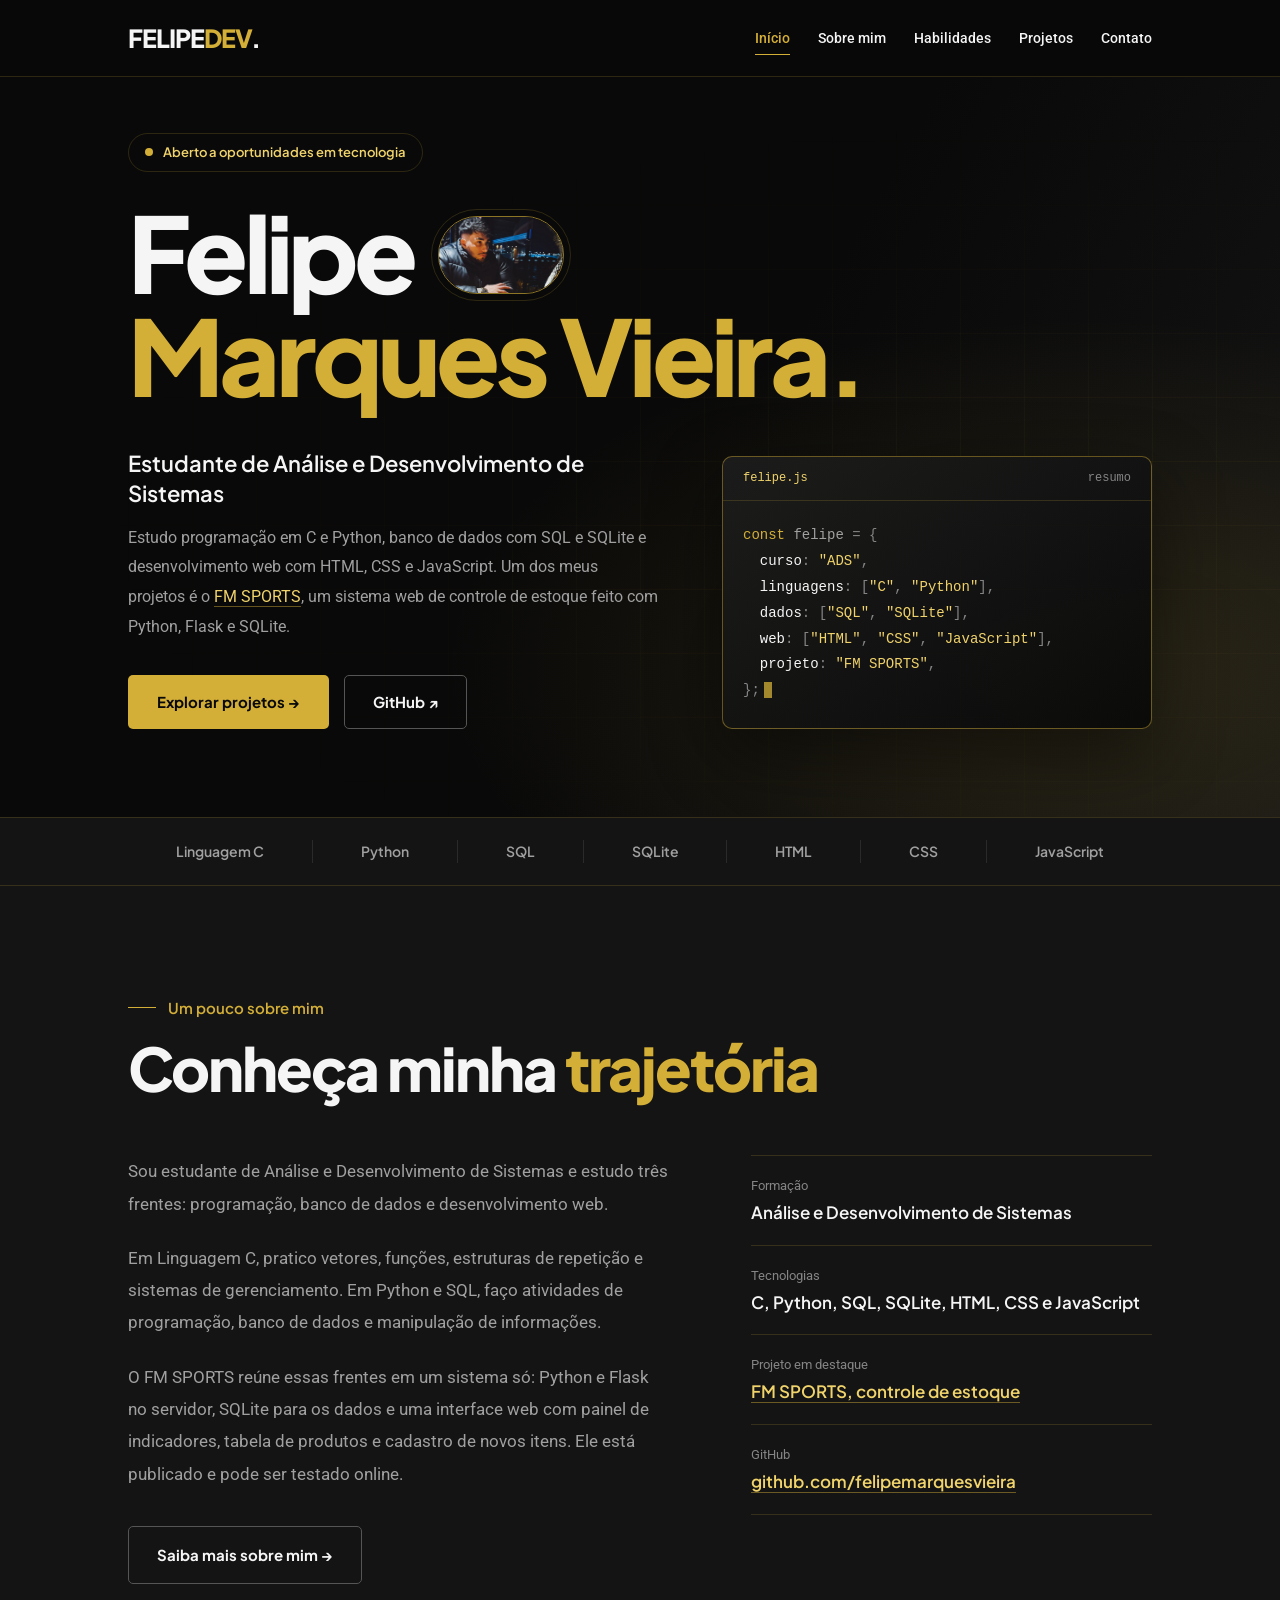
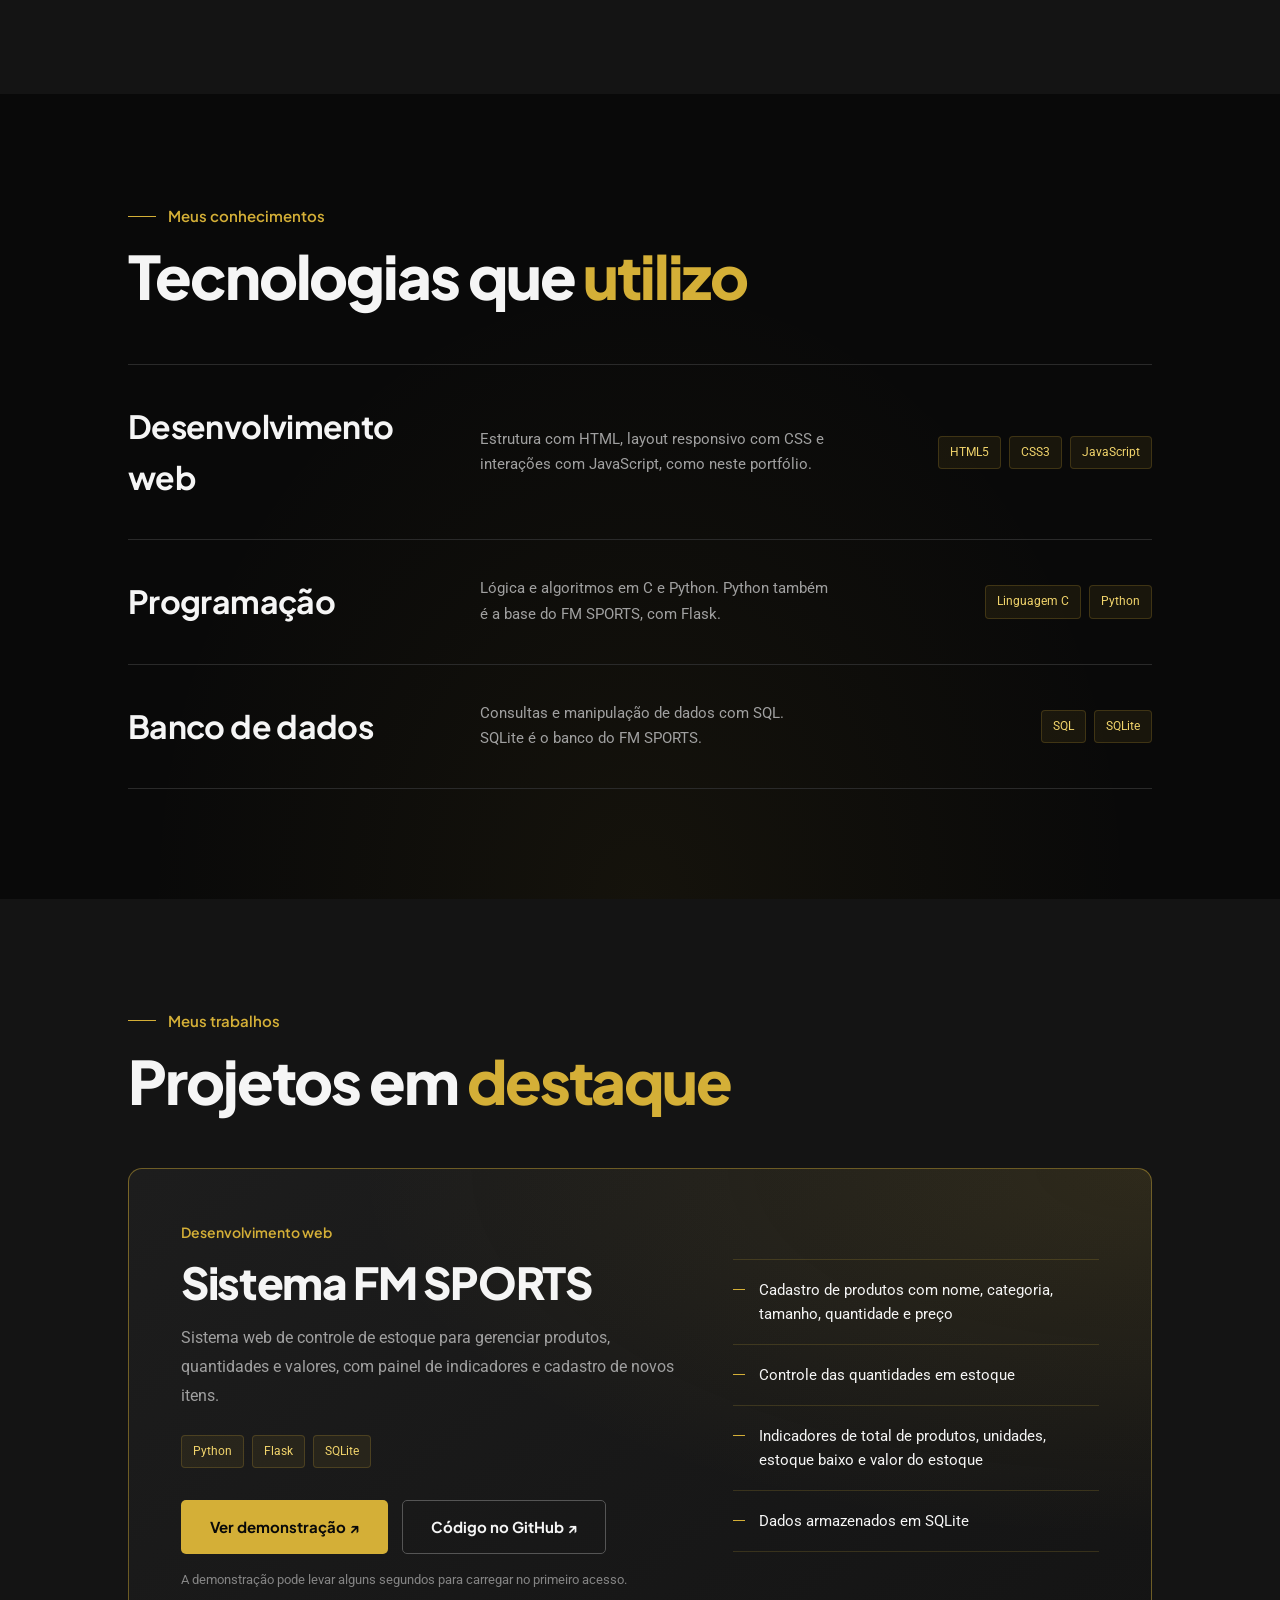
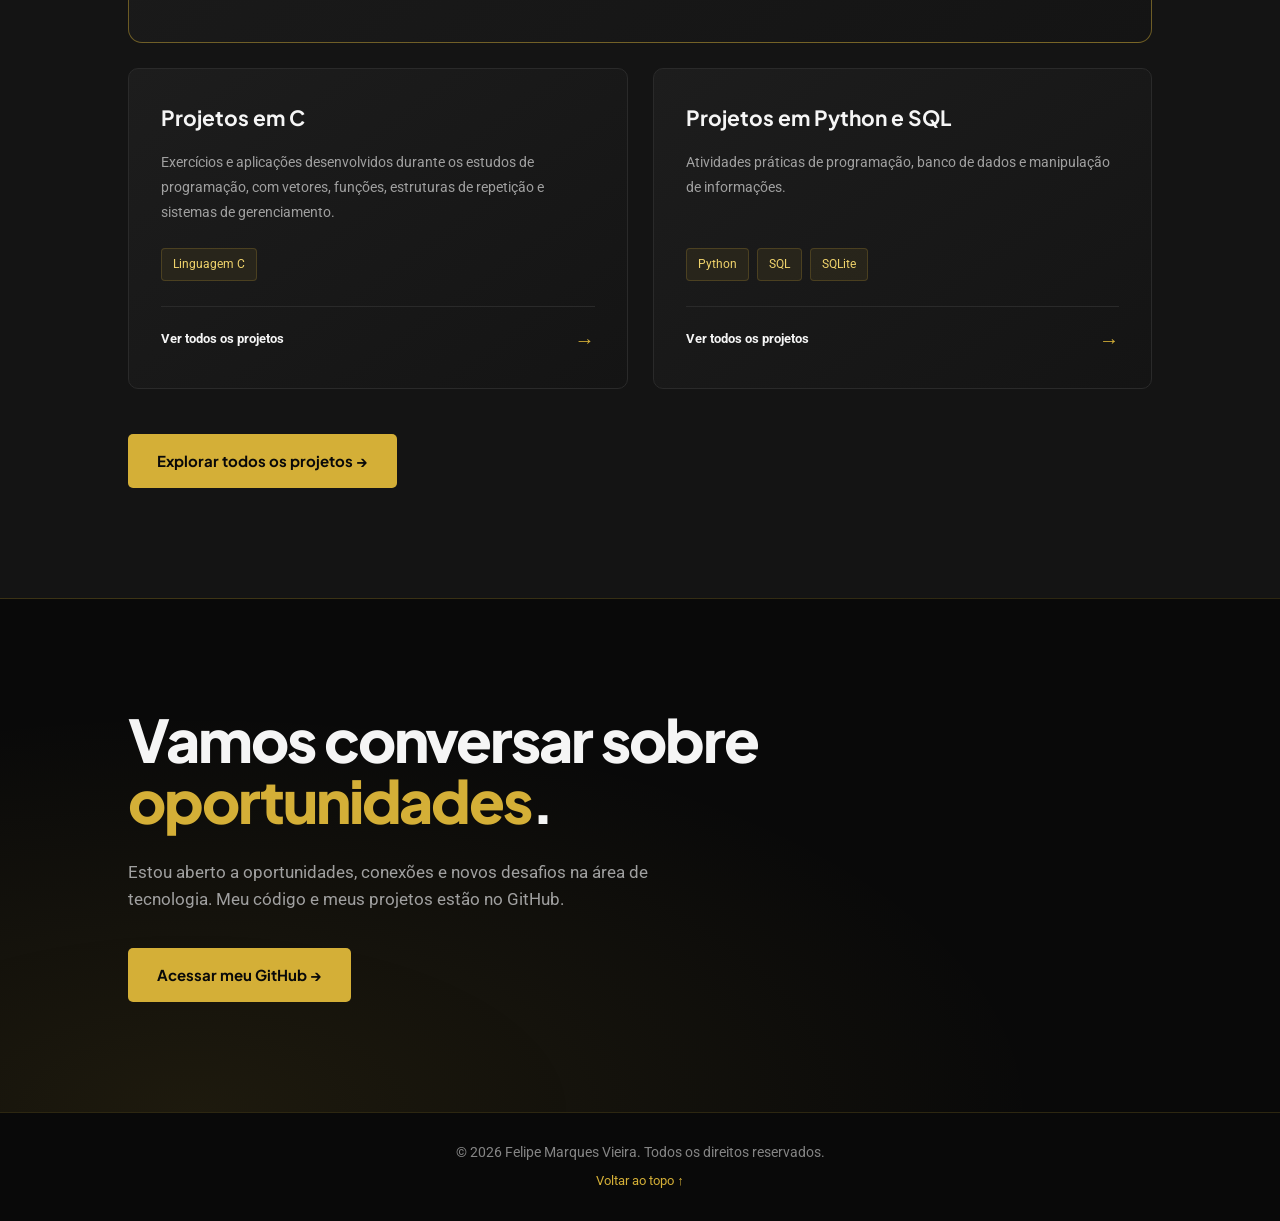
<file: index.html>
<!DOCTYPE html>
<html lang="pt-BR">

<head>
    <meta charset="UTF-8">
    <meta name="viewport" content="width=device-width, initial-scale=1.0">

    <meta name="description"
        content="Portfólio pessoal de Felipe Marques Vieira. Conheça minha trajetória acadêmica, habilidades e projetos.">

    <title>FelipeDev | Portfólio</title>

    <!-- FAVICON -->
    <link rel="icon" href="images/icones/favicon.svg" type="image/svg+xml">

    <!-- FONTES: PLUS JAKARTA SANS + ROBOTO -->
    <link rel="preconnect" href="https://fonts.googleapis.com">
    <link rel="preconnect" href="https://fonts.gstatic.com" crossorigin>

    <link href="https://fonts.googleapis.com/css2?family=Plus+Jakarta+Sans:wght@400;500;600;700;800&family=Roboto:wght@400;500;700&display=swap"
        rel="stylesheet">

    <!-- CSS -->
    <link rel="stylesheet" href="css/style.css">
    <link rel="stylesheet" href="css/responsive.css">
</head>

<body>

    <!-- CABEÇALHO -->
    <header class="header">
        <nav class="navbar" aria-label="Navegação principal">

            <a href="#inicio" class="logo">FELIPE<span>DEV</span><span class="logo-dot">.</span></a>

            <button class="menu-toggle" id="menu-toggle"
                aria-label="Abrir menu"
                aria-expanded="false"
                aria-controls="nav-menu">
                <span class="menu-toggle-bar"></span>
                <span class="menu-toggle-bar"></span>
                <span class="menu-toggle-bar"></span>
            </button>

            <ul class="nav-menu" id="nav-menu">
                <li><a href="#inicio">Início</a></li>
                <li><a href="#sobre">Sobre mim</a></li>
                <li><a href="#habilidades">Habilidades</a></li>
                <li><a href="pages/projetos.html">Projetos</a></li>
                <li><a href="#contato">Contato</a></li>
            </ul>

        </nav>
    </header>


    <!-- CONTEÚDO PRINCIPAL -->
    <main>

        <!-- INÍCIO -->
        <section id="inicio" class="hero">

            <div class="hero-content">

                <span class="hero-tag">
                    <span class="status-dot"></span>
                    Aberto a oportunidades em tecnologia
                </span>

                <!-- Nome em escala de cartaz, com a foto embutida na primeira linha -->
                <h1>
                    <span class="hero-name-line">
                        Felipe
                        <span class="hero-photo">
                            <img src="images/perfil/minha-foto.jpg" alt=""
                                width="320" height="420">
                        </span>
                    </span>
                    <span class="hero-name-line hero-name-gold">Marques Vieira.</span>
                </h1>

                <div class="hero-body">

                    <div class="hero-text">

                        <p class="hero-role">
                            Estudante de Análise e Desenvolvimento de Sistemas
                        </p>

                        <p class="hero-description">
                            Estudo programação em C e Python, banco de dados com SQL e
                            SQLite e desenvolvimento web com HTML, CSS e JavaScript.
                            Um dos meus projetos é o
                            <a href="https://github.com/felipemarquesvieira/fm-sports-estoque"
                                target="_blank" rel="noopener noreferrer">FM SPORTS</a>,
                            um sistema web de controle de estoque feito com Python,
                            Flask e SQLite.
                        </p>

                        <div class="hero-buttons">

                            <a href="pages/projetos.html" class="btn-primary">
                                Explorar projetos →
                            </a>

                            <a href="https://github.com/felipemarquesvieira"
                                target="_blank" rel="noopener noreferrer"
                                class="btn-outline">
                                GitHub ↗
                            </a>

                        </div>

                    </div>

                    <!-- Resumo em formato de código (só fatos reais) -->
                    <div class="hero-code">
                        <div class="hero-code-bar">
                            <span>felipe.js</span>
                            <span>resumo</span>
                        </div>
<pre><code><span class="tk-kw">const</span> felipe <span class="tk-pun">= {</span>
  <span class="tk-key">curso</span><span class="tk-pun">:</span> <span class="tk-str">"ADS"</span><span class="tk-pun">,</span>
  <span class="tk-key">linguagens</span><span class="tk-pun">: [</span><span class="tk-str">"C"</span><span class="tk-pun">,</span> <span class="tk-str">"Python"</span><span class="tk-pun">],</span>
  <span class="tk-key">dados</span><span class="tk-pun">: [</span><span class="tk-str">"SQL"</span><span class="tk-pun">,</span> <span class="tk-str">"SQLite"</span><span class="tk-pun">],</span>
  <span class="tk-key">web</span><span class="tk-pun">: [</span><span class="tk-str">"HTML"</span><span class="tk-pun">,</span> <span class="tk-str">"CSS"</span><span class="tk-pun">,</span> <span class="tk-str">"JavaScript"</span><span class="tk-pun">],</span>
  <span class="tk-key">projeto</span><span class="tk-pun">:</span> <span class="tk-str">"FM SPORTS"</span><span class="tk-pun">,</span>
<span class="tk-pun">};</span><span class="hero-code-cursor"></span></code></pre>
                    </div>

                </div>

            </div>

        </section>


        <!-- FAIXA DE TECNOLOGIAS -->
        <div class="stack-band">
            <ul class="stack-list" aria-label="Tecnologias que estudo">
                <li>Linguagem C</li>
                <li>Python</li>
                <li>SQL</li>
                <li>SQLite</li>
                <li>HTML</li>
                <li>CSS</li>
                <li>JavaScript</li>
            </ul>
        </div>


        <!-- SOBRE -->
        <section id="sobre" class="about">

            <div class="section-title">
                <p>Um pouco sobre mim</p>
                <h2>Conheça minha <span>trajetória</span></h2>
            </div>

            <div class="about-grid">

                <div class="about-content">

                    <p>
                        Sou estudante de Análise e Desenvolvimento de Sistemas
                        e estudo três frentes: programação, banco de dados e
                        desenvolvimento web.
                    </p>

                    <p>
                        Em Linguagem C, pratico vetores, funções, estruturas de
                        repetição e sistemas de gerenciamento. Em Python e SQL,
                        faço atividades de programação, banco de dados e
                        manipulação de informações.
                    </p>

                    <p>
                        O FM SPORTS reúne essas frentes em um sistema só: Python
                        e Flask no servidor, SQLite para os dados e uma interface
                        web com painel de indicadores, tabela de produtos e
                        cadastro de novos itens. Ele está publicado e pode ser
                        testado online.
                    </p>

                    <a href="pages/sobre.html" class="btn-outline">
                        Saiba mais sobre mim →
                    </a>

                </div>

                <dl class="about-facts">

                    <div>
                        <dt>Formação</dt>
                        <dd>Análise e Desenvolvimento de Sistemas</dd>
                    </div>

                    <div>
                        <dt>Tecnologias</dt>
                        <dd>C, Python, SQL, SQLite, HTML, CSS e JavaScript</dd>
                    </div>

                    <div>
                        <dt>Projeto em destaque</dt>
                        <dd>
                            <a href="https://fm-sports-estoque.onrender.com/"
                                target="_blank" rel="noopener noreferrer">
                                FM SPORTS, controle de estoque
                            </a>
                        </dd>
                    </div>

                    <div>
                        <dt>GitHub</dt>
                        <dd>
                            <a href="https://github.com/felipemarquesvieira"
                                target="_blank" rel="noopener noreferrer">
                                github.com/felipemarquesvieira
                            </a>
                        </dd>
                    </div>

                </dl>

            </div>

        </section>


        <!-- HABILIDADES -->
        <section id="habilidades" class="skills">

            <div class="section-title">
                <p>Meus conhecimentos</p>
                <h2>Tecnologias que <span>utilizo</span></h2>
            </div>

            <ul class="skill-list">

                <li class="skill-row">
                    <h3>Desenvolvimento web</h3>
                    <p>Estrutura com HTML, layout responsivo com CSS e interações com JavaScript, como neste portfólio.</p>
                    <div class="skill-tags">
                        <span>HTML5</span>
                        <span>CSS3</span>
                        <span>JavaScript</span>
                    </div>
                </li>

                <li class="skill-row">
                    <h3>Programação</h3>
                    <p>Lógica e algoritmos em C e Python. Python também é a base do FM SPORTS, com Flask.</p>
                    <div class="skill-tags">
                        <span>Linguagem C</span>
                        <span>Python</span>
                    </div>
                </li>

                <li class="skill-row">
                    <h3>Banco de dados</h3>
                    <p>Consultas e manipulação de dados com SQL. SQLite é o banco do FM SPORTS.</p>
                    <div class="skill-tags">
                        <span>SQL</span>
                        <span>SQLite</span>
                    </div>
                </li>

            </ul>

        </section>


        <!-- PROJETOS -->
        <section id="projetos" class="projects">

            <div class="section-title">
                <p>Meus trabalhos</p>
                <h2>Projetos em <span>destaque</span></h2>
            </div>

            <!-- Projeto principal -->
            <article class="project-featured">

                <div class="project-featured-main">

                    <p class="project-kicker">Desenvolvimento web</p>

                    <h3>Sistema FM SPORTS</h3>

                    <p class="project-featured-text">
                        Sistema web de controle de estoque para gerenciar
                        produtos, quantidades e valores, com painel de
                        indicadores e cadastro de novos itens.
                    </p>

                    <div class="project-tags">
                        <span>Python</span>
                        <span>Flask</span>
                        <span>SQLite</span>
                    </div>

                    <div class="project-actions">
                        <a href="https://fm-sports-estoque.onrender.com/"
                            target="_blank" rel="noopener noreferrer"
                            class="btn-primary">
                            Ver demonstração ↗
                        </a>

                        <a href="https://github.com/felipemarquesvieira/fm-sports-estoque"
                            target="_blank" rel="noopener noreferrer"
                            class="btn-outline">
                            Código no GitHub ↗
                        </a>
                    </div>

                    <p class="project-note">
                        A demonstração pode levar alguns segundos para carregar
                        no primeiro acesso.
                    </p>

                </div>

                <ul class="project-features">
                    <li>Cadastro de produtos com nome, categoria, tamanho, quantidade e preço</li>
                    <li>Controle das quantidades em estoque</li>
                    <li>Indicadores de total de produtos, unidades, estoque baixo e valor do estoque</li>
                    <li>Dados armazenados em SQLite</li>
                </ul>

            </article>

            <!-- Outros projetos -->
            <div class="projects-secondary">

                <article class="project-card project-premium-card">

                    <h3>Projetos em C</h3>

                    <p>
                        Exercícios e aplicações desenvolvidos durante os
                        estudos de programação, com vetores, funções,
                        estruturas de repetição e sistemas de gerenciamento.
                    </p>

                    <div class="project-tags">
                        <span>Linguagem C</span>
                    </div>

                    <a href="pages/projetos.html" class="project-link">
                        Ver todos os projetos <span>→</span>
                    </a>

                </article>

                <article class="project-card project-premium-card">

                    <h3>Projetos em Python e SQL</h3>

                    <p>
                        Atividades práticas de programação, banco de dados
                        e manipulação de informações.
                    </p>

                    <div class="project-tags">
                        <span>Python</span>
                        <span>SQL</span>
                        <span>SQLite</span>
                    </div>

                    <a href="pages/projetos.html" class="project-link">
                        Ver todos os projetos <span>→</span>
                    </a>

                </article>

            </div>

            <div class="projects-action">
                <a href="pages/projetos.html" class="btn-primary">
                    Explorar todos os projetos →
                </a>
            </div>

        </section>


        <!-- CONTATO -->
        <section id="contato" class="contact">

            <div class="contact-content">

                <h2>Vamos conversar sobre <span>oportunidades</span>.</h2>

                <p>
                    Estou aberto a oportunidades, conexões e novos desafios
                    na área de tecnologia. Meu código e meus projetos estão
                    no GitHub.
                </p>

                <a href="https://github.com/felipemarquesvieira"
                    target="_blank" rel="noopener noreferrer"
                    class="btn-primary">
                    Acessar meu GitHub →
                </a>

            </div>

        </section>

    </main>


    <!-- RODAPÉ -->
    <footer class="footer">

        <p>
            © 2026 Felipe Marques Vieira. Todos os direitos reservados.
        </p>

        <a href="#inicio">Voltar ao topo ↑</a>

    </footer>


    <!-- JAVASCRIPT -->
    <script src="js/script.js"></script>

</body>
</html>
</file>
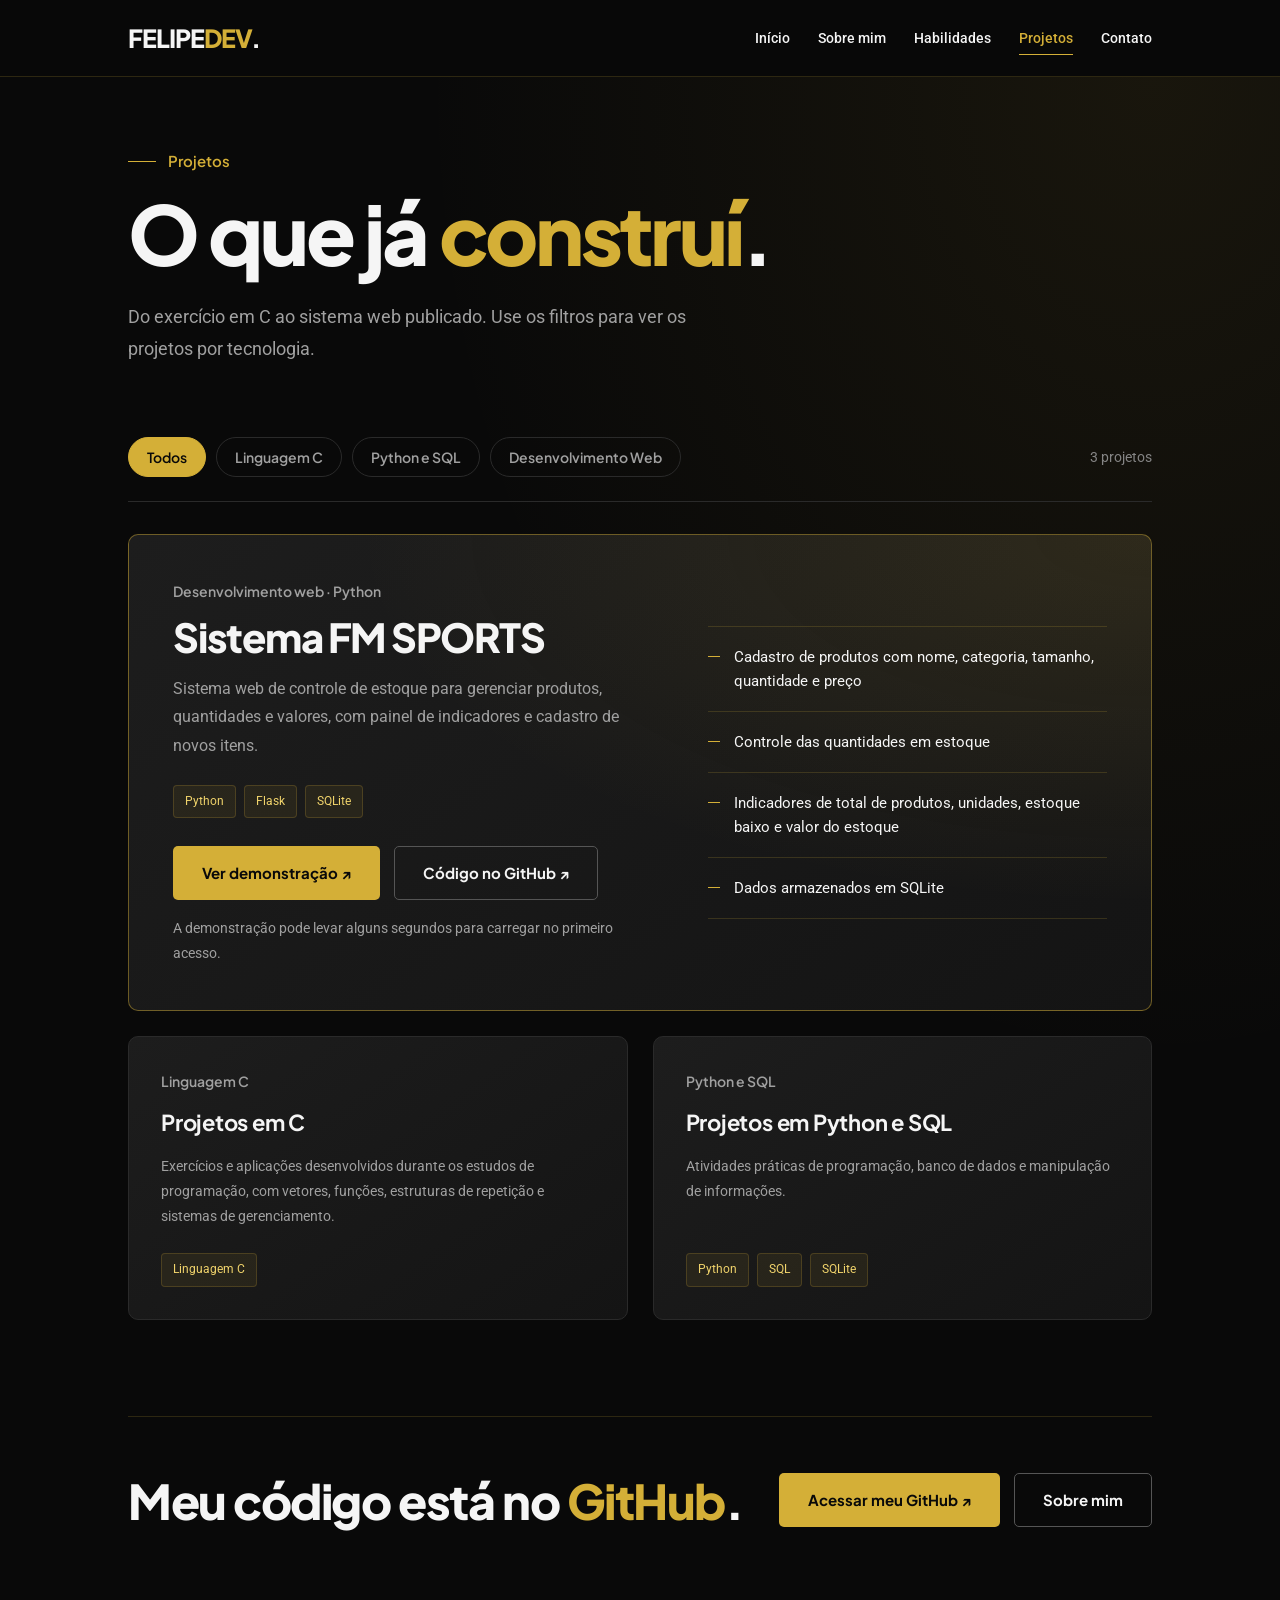
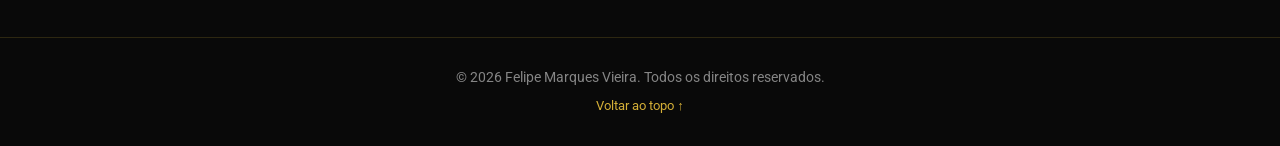
<file: pages/projetos.html>
<!DOCTYPE html>
<html lang="pt-BR">

<head>
    <meta charset="UTF-8">
    <meta name="viewport" content="width=device-width, initial-scale=1.0">

    <meta name="description"
        content="Projetos de Felipe Marques Vieira em Linguagem C, Python, SQL e desenvolvimento web, incluindo o sistema FM SPORTS.">

    <title>Projetos | FelipeDev</title>

    <!-- FAVICON -->
    <link rel="icon" href="../images/icones/favicon.svg" type="image/svg+xml">

    <!-- FONTES: PLUS JAKARTA SANS + ROBOTO -->
    <link rel="preconnect" href="https://fonts.googleapis.com">
    <link rel="preconnect" href="https://fonts.gstatic.com" crossorigin>

    <link href="https://fonts.googleapis.com/css2?family=Plus+Jakarta+Sans:wght@400;500;600;700;800&family=Roboto:wght@400;500;700&display=swap"
        rel="stylesheet">

    <!-- CSS -->
    <link rel="stylesheet" href="../css/style.css">
    <link rel="stylesheet" href="../css/responsive.css">
    <link rel="stylesheet" href="../css/pages.css">
</head>

<body>

    <!-- CABEÇALHO -->
    <header class="header">
        <nav class="navbar" aria-label="Navegação principal">

            <a href="../index.html" class="logo">FELIPE<span>DEV</span><span class="logo-dot">.</span></a>

            <button class="menu-toggle" id="menu-toggle"
                aria-label="Abrir menu"
                aria-expanded="false"
                aria-controls="nav-menu">
                <span class="menu-toggle-bar"></span>
                <span class="menu-toggle-bar"></span>
                <span class="menu-toggle-bar"></span>
            </button>

            <ul class="nav-menu" id="nav-menu">
                <li><a href="../index.html#inicio">Início</a></li>
                <li><a href="sobre.html">Sobre mim</a></li>
                <li><a href="../index.html#habilidades">Habilidades</a></li>
                <li><a href="projetos.html" aria-current="page">Projetos</a></li>
                <li><a href="../index.html#contato">Contato</a></li>
            </ul>

        </nav>
    </header>


    <!-- CONTEÚDO PRINCIPAL -->
    <main class="page-content">

        <!-- Abertura da página -->
        <header class="page-header">
            <p class="page-kicker">Projetos</p>

            <h1>O que já <span>construí</span>.</h1>

            <p class="page-lead">
                Do exercício em C ao sistema web publicado. Use os filtros
                para ver os projetos por tecnologia.
            </p>
        </header>

        <!-- FILTROS + CONTADOR -->
        <div class="filters-bar">

            <div class="project-filters" role="group" aria-label="Filtrar projetos por tecnologia">
                <button type="button" class="filter-btn active" data-filter="all" aria-pressed="true">Todos</button>
                <button type="button" class="filter-btn" data-filter="c" aria-pressed="false">Linguagem C</button>
                <button type="button" class="filter-btn" data-filter="python" aria-pressed="false">Python e SQL</button>
                <button type="button" class="filter-btn" data-filter="web" aria-pressed="false">Desenvolvimento Web</button>
            </div>

            <p class="filter-count" id="filter-count" aria-live="polite">3 projetos</p>

        </div>

        <!-- PROJETOS -->
        <div class="projects-container">

            <!-- Projeto principal -->
            <article class="project-card project-card-featured" data-category="web python">

                <div class="project-card-main">

                    <p class="card-kicker">Desenvolvimento web · Python</p>

                    <h2>Sistema FM SPORTS</h2>

                    <p class="project-card-text">
                        Sistema web de controle de estoque para gerenciar
                        produtos, quantidades e valores, com painel de
                        indicadores e cadastro de novos itens.
                    </p>

                    <div class="project-tags">
                        <span>Python</span>
                        <span>Flask</span>
                        <span>SQLite</span>
                    </div>

                    <div class="project-actions">
                        <a href="https://fm-sports-estoque.onrender.com/"
                            target="_blank" rel="noopener noreferrer"
                            class="btn-primary">
                            Ver demonstração ↗
                        </a>

                        <a href="https://github.com/felipemarquesvieira/fm-sports-estoque"
                            target="_blank" rel="noopener noreferrer"
                            class="btn-outline">
                            Código no GitHub ↗
                        </a>
                    </div>

                    <p class="project-note">
                        A demonstração pode levar alguns segundos para carregar
                        no primeiro acesso.
                    </p>

                </div>

                <ul class="project-features">
                    <li>Cadastro de produtos com nome, categoria, tamanho, quantidade e preço</li>
                    <li>Controle das quantidades em estoque</li>
                    <li>Indicadores de total de produtos, unidades, estoque baixo e valor do estoque</li>
                    <li>Dados armazenados em SQLite</li>
                </ul>

            </article>

            <article class="project-card" data-category="c">

                <p class="card-kicker">Linguagem C</p>

                <h2>Projetos em C</h2>

                <p>
                    Exercícios e aplicações desenvolvidos durante os estudos de
                    programação, com vetores, funções, estruturas de repetição
                    e sistemas de gerenciamento.
                </p>

                <div class="project-tags">
                    <span>Linguagem C</span>
                </div>

            </article>

            <article class="project-card" data-category="python">

                <p class="card-kicker">Python e SQL</p>

                <h2>Projetos em Python e SQL</h2>

                <p>
                    Atividades práticas de programação, banco de dados e
                    manipulação de informações.
                </p>

                <div class="project-tags">
                    <span>Python</span>
                    <span>SQL</span>
                    <span>SQLite</span>
                </div>

            </article>

        </div>

        <!-- Chamada final -->
        <div class="page-cta">
            <h2>Meu código está no <span>GitHub</span>.</h2>

            <div class="page-cta-actions">
                <a href="https://github.com/felipemarquesvieira"
                    target="_blank" rel="noopener noreferrer"
                    class="btn-primary">
                    Acessar meu GitHub ↗
                </a>

                <a href="sobre.html" class="btn-outline">Sobre mim</a>
            </div>
        </div>

    </main>


    <!-- RODAPÉ -->
    <footer class="footer">
        <p>© 2026 Felipe Marques Vieira. Todos os direitos reservados.</p>
        <a href="#">Voltar ao topo ↑</a>
    </footer>

    <!-- JAVASCRIPT: menu e animações, depois os filtros -->
    <script src="../js/script.js"></script>
    <script src="../js/projetos.js"></script>

</body>
</html>
</file>
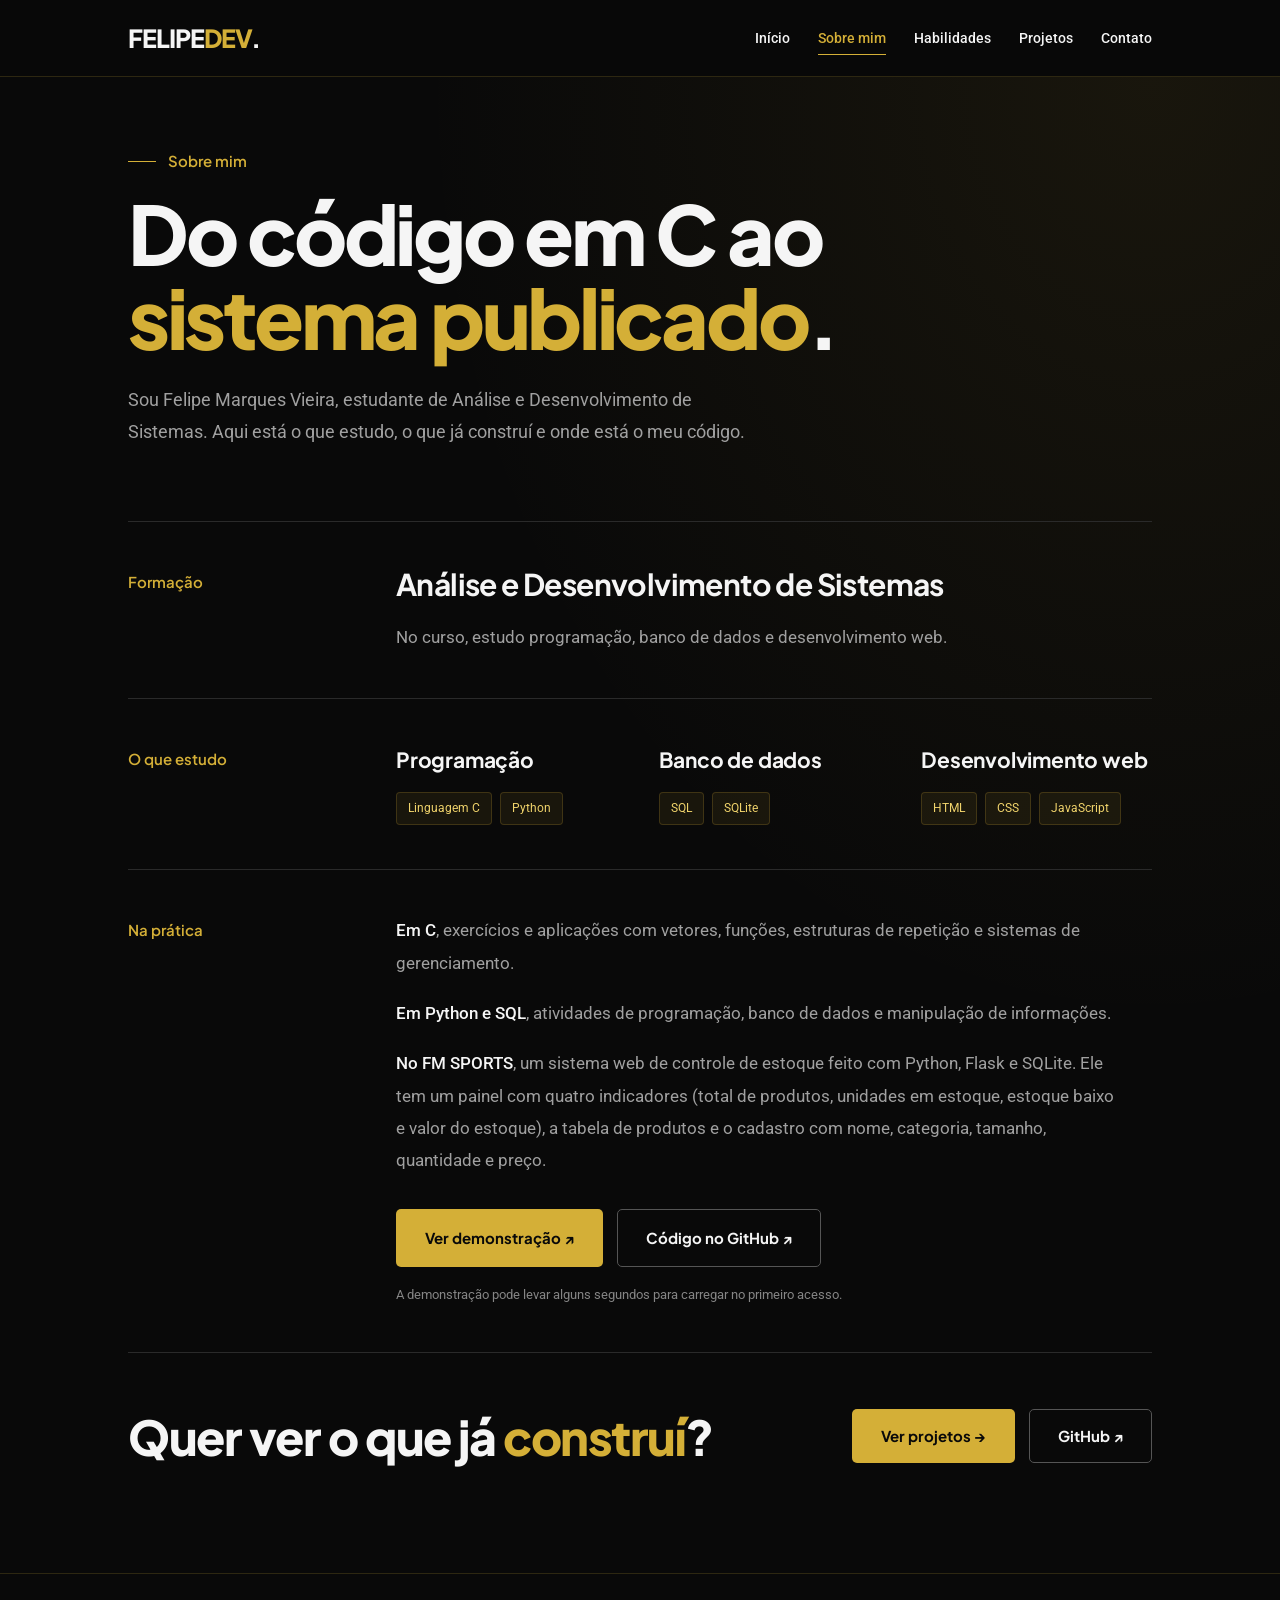
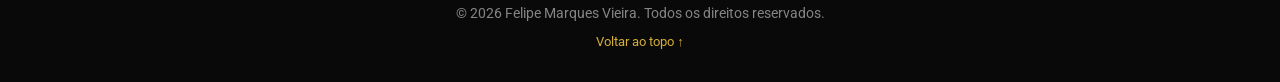
<file: pages/sobre.html>
<!DOCTYPE html>
<html lang="pt-BR">

<head>
    <meta charset="UTF-8">
    <meta name="viewport" content="width=device-width, initial-scale=1.0">

    <meta name="description"
        content="Sobre Felipe Marques Vieira, estudante de Análise e Desenvolvimento de Sistemas: formação, tecnologias que estuda e o projeto FM SPORTS.">

    <title>Sobre mim | FelipeDev</title>

    <!-- FAVICON -->
    <link rel="icon" href="../images/icones/favicon.svg" type="image/svg+xml">

    <!-- FONTES: PLUS JAKARTA SANS + ROBOTO -->
    <link rel="preconnect" href="https://fonts.googleapis.com">
    <link rel="preconnect" href="https://fonts.gstatic.com" crossorigin>

    <link href="https://fonts.googleapis.com/css2?family=Plus+Jakarta+Sans:wght@400;500;600;700;800&family=Roboto:wght@400;500;700&display=swap"
        rel="stylesheet">

    <!-- CSS -->
    <link rel="stylesheet" href="../css/style.css">
    <link rel="stylesheet" href="../css/responsive.css">
    <link rel="stylesheet" href="../css/pages.css">
</head>

<body>

    <!-- CABEÇALHO -->
    <header class="header">
        <nav class="navbar" aria-label="Navegação principal">

            <a href="../index.html" class="logo">FELIPE<span>DEV</span><span class="logo-dot">.</span></a>

            <button class="menu-toggle" id="menu-toggle"
                aria-label="Abrir menu"
                aria-expanded="false"
                aria-controls="nav-menu">
                <span class="menu-toggle-bar"></span>
                <span class="menu-toggle-bar"></span>
                <span class="menu-toggle-bar"></span>
            </button>

            <ul class="nav-menu" id="nav-menu">
                <li><a href="../index.html#inicio">Início</a></li>
                <li><a href="sobre.html" aria-current="page">Sobre mim</a></li>
                <li><a href="../index.html#habilidades">Habilidades</a></li>
                <li><a href="projetos.html">Projetos</a></li>
                <li><a href="../index.html#contato">Contato</a></li>
            </ul>

        </nav>
    </header>


    <!-- CONTEÚDO PRINCIPAL -->
    <main class="page-content">

        <!-- Abertura da página -->
        <header class="page-header">
            <p class="page-kicker">Sobre mim</p>

            <h1>Do código em C ao <span>sistema publicado</span>.</h1>

            <p class="page-lead">
                Sou Felipe Marques Vieira, estudante de Análise e Desenvolvimento
                de Sistemas. Aqui está o que estudo, o que já construí e onde
                está o meu código.
            </p>
        </header>

        <!-- Linhas de informação -->
        <div class="info-list">

            <div class="info-row">
                <h2>Formação</h2>

                <div class="page-text">
                    <p class="info-title">Análise e Desenvolvimento de Sistemas</p>
                    <p>
                        No curso, estudo programação, banco de dados e
                        desenvolvimento web.
                    </p>
                </div>
            </div>

            <div class="info-row">
                <h2>O que estudo</h2>

                <div class="study-grid">

                    <div class="study-item">
                        <h3>Programação</h3>
                        <div class="skill-tags">
                            <span>Linguagem C</span>
                            <span>Python</span>
                        </div>
                    </div>

                    <div class="study-item">
                        <h3>Banco de dados</h3>
                        <div class="skill-tags">
                            <span>SQL</span>
                            <span>SQLite</span>
                        </div>
                    </div>

                    <div class="study-item">
                        <h3>Desenvolvimento web</h3>
                        <div class="skill-tags">
                            <span>HTML</span>
                            <span>CSS</span>
                            <span>JavaScript</span>
                        </div>
                    </div>

                </div>
            </div>

            <div class="info-row">
                <h2>Na prática</h2>

                <div class="page-text">
                    <p>
                        <strong>Em C</strong>, exercícios e aplicações com vetores,
                        funções, estruturas de repetição e sistemas de gerenciamento.
                    </p>

                    <p>
                        <strong>Em Python e SQL</strong>, atividades de programação,
                        banco de dados e manipulação de informações.
                    </p>

                    <p>
                        <strong>No FM SPORTS</strong>, um sistema web de controle de
                        estoque feito com Python, Flask e SQLite. Ele tem um painel com
                        quatro indicadores (total de produtos, unidades em estoque,
                        estoque baixo e valor do estoque), a tabela de produtos e o
                        cadastro com nome, categoria, tamanho, quantidade e preço.
                    </p>

                    <div class="project-actions">
                        <a href="https://fm-sports-estoque.onrender.com/"
                            target="_blank" rel="noopener noreferrer"
                            class="btn-primary">
                            Ver demonstração ↗
                        </a>

                        <a href="https://github.com/felipemarquesvieira/fm-sports-estoque"
                            target="_blank" rel="noopener noreferrer"
                            class="btn-outline">
                            Código no GitHub ↗
                        </a>
                    </div>

                    <p class="project-note">
                        A demonstração pode levar alguns segundos para carregar
                        no primeiro acesso.
                    </p>
                </div>
            </div>

        </div>

        <!-- Chamada final -->
        <div class="page-cta">
            <h2>Quer ver o que já <span>construí</span>?</h2>

            <div class="page-cta-actions">
                <a href="projetos.html" class="btn-primary">Ver projetos →</a>

                <a href="https://github.com/felipemarquesvieira"
                    target="_blank" rel="noopener noreferrer"
                    class="btn-outline">
                    GitHub ↗
                </a>
            </div>
        </div>

    </main>


    <!-- RODAPÉ -->
    <footer class="footer">
        <p>© 2026 Felipe Marques Vieira. Todos os direitos reservados.</p>
        <a href="#">Voltar ao topo ↑</a>
    </footer>

    <!-- JAVASCRIPT -->
    <script src="../js/script.js"></script>

</body>
</html>
</file>
<file: css/style.css>
/* ==========================================
   FELIPEDEV — PORTFÓLIO
   Identidade: preto e dourado

   ÍNDICE
   1. Variáveis
   2. Base
   3. Animação de entrada (.reveal)
   4. Cabeçalho e navegação
   5. Botões
   6. Hero (início)
   7. Seções gerais
   8. Sobre
   9. Habilidades
   10. Projetos
   11. Contato
   12. Rodapé
   13. Movimento reduzido
========================================== */


/* ==========================================
   1. VARIÁVEIS
========================================== */

:root {
    /* Paleta oficial */
    --preto: #090909;
    --grafite: #141414;
    --grafite-claro: #1D1D1D;
    --dourado: #D4AF37;
    --dourado-claro: #F0D36B;
    --branco: #F5F5F5;
    --cinza: #A0A0A0;

    /* Derivadas (texto terciário e bordas) */
    --cinza-escuro: #858585;
    --borda: rgba(212, 175, 55, 0.18);
    --borda-forte: rgba(212, 175, 55, 0.45);
    --borda-neutra: #2A2A2A;

    /* Tipografia */
    --fonte-titulo: 'Plus Jakarta Sans', 'Segoe UI', Arial, sans-serif;
    --fonte-texto: 'Roboto', 'Segoe UI', Arial, sans-serif;
    /* Fonte monoespaçada do próprio sistema (sem importação), só no painel de código */
    --fonte-codigo: ui-monospace, 'Cascadia Code', Consolas, 'Courier New', monospace;

    /* Layout */
    --gutter: 10%;
    --raio: 10px;
}


/* ==========================================
   2. BASE
========================================== */

* {
    margin: 0;
    padding: 0;
    box-sizing: border-box;
}

html {
    scroll-behavior: smooth;
    scroll-padding-top: 80px;
}

body {
    width: 100%;
    overflow-x: hidden;
    background-color: var(--preto);
    color: var(--branco);
    font-family: var(--fonte-texto);
    line-height: 1.6;
}

h1, h2, h3, h4 {
    font-family: var(--fonte-titulo);
}

a {
    color: inherit;
    text-decoration: none;
}

img {
    max-width: 100%;
    display: block;
}

button {
    font-family: inherit;
}

::selection {
    background-color: var(--dourado);
    color: var(--preto);
}

/* Foco visível para navegação por teclado */
:focus-visible {
    outline: 2px solid var(--dourado-claro);
    outline-offset: 3px;
    border-radius: 4px;
}


/* ==========================================
   3. ANIMAÇÃO DE ENTRADA
   (a classe .reveal é aplicada pelo script.js)
========================================== */

.reveal {
    opacity: 0;
    transform: translateY(35px);
    transition: opacity 0.8s ease, transform 0.8s ease;
}

.reveal.active {
    opacity: 1;
    transform: translateY(0);
}


/* ==========================================
   4. CABEÇALHO E NAVEGAÇÃO
========================================== */

.header {
    position: sticky;
    top: 0;
    z-index: 1000;
    padding: 18px var(--gutter);
    background-color: rgba(9, 9, 9, 0.92);
    border-bottom: 1px solid var(--borda);
    -webkit-backdrop-filter: blur(14px);
    backdrop-filter: blur(14px);
    transition: box-shadow 0.3s ease, background-color 0.3s ease;
}

/* Depois de rolar a página (classe aplicada pelo script.js) */
.header.scrolled {
    background-color: rgba(9, 9, 9, 0.97);
    box-shadow: 0 10px 30px rgba(0, 0, 0, 0.45);
}

.navbar {
    width: 100%;
    max-width: 1200px;
    margin: auto;

    display: flex;
    justify-content: space-between;
    align-items: center;
    gap: 25px;
}

.logo {
    font-family: var(--fonte-titulo);
    font-size: 25px;
    font-weight: 800;
    letter-spacing: -1px;
    text-transform: uppercase;
    color: var(--branco);
    white-space: nowrap;
    transition: text-shadow 0.3s ease;
}

.logo span {
    color: var(--dourado);
}

.logo .logo-dot {
    color: var(--branco);
}

.logo:hover {
    text-shadow: 0 0 18px rgba(212, 175, 55, 0.35);
}

.nav-menu {
    display: flex;
    align-items: center;
    justify-content: flex-end;
    flex-wrap: wrap;
    gap: 28px;
    list-style: none;
}

.nav-menu a {
    position: relative;
    display: inline-block;
    padding: 6px 0;
    color: var(--branco);
    font-size: 14px;
    font-weight: 500;
    transition: color 0.3s ease;
}

/* Sublinhado dourado que cresce no hover */
.nav-menu a::after {
    content: "";
    position: absolute;
    left: 0;
    bottom: 0;
    width: 100%;
    height: 1px;
    background-color: var(--dourado);
    transform: scaleX(0);
    transform-origin: left;
    transition: transform 0.3s ease;
}

.nav-menu a:hover,
.nav-menu a[aria-current] {
    color: var(--dourado);
}

.nav-menu a:hover::after,
.nav-menu a[aria-current]::after {
    transform: scaleX(1);
}

/* Botão do menu mobile (oculto no desktop; exibido no responsive.css).
   As três barras viram um "X" quando aria-expanded="true". */
.menu-toggle {
    display: none;
    flex-direction: column;
    align-items: center;
    justify-content: center;
    gap: 5px;
    width: 44px;
    height: 44px;
    background: transparent;
    border: 1px solid var(--borda);
    border-radius: 8px;
    cursor: pointer;
    transition: border-color 0.3s ease, background-color 0.3s ease;
}

.menu-toggle:hover {
    border-color: var(--dourado);
    background-color: rgba(212, 175, 55, 0.08);
}

.menu-toggle-bar {
    display: block;
    width: 20px;
    height: 2px;
    background-color: var(--dourado);
    border-radius: 2px;
    transition: transform 0.3s ease, opacity 0.2s ease;
}

.menu-toggle[aria-expanded="true"] .menu-toggle-bar:nth-child(1) {
    transform: translateY(7px) rotate(45deg);
}

.menu-toggle[aria-expanded="true"] .menu-toggle-bar:nth-child(2) {
    opacity: 0;
}

.menu-toggle[aria-expanded="true"] .menu-toggle-bar:nth-child(3) {
    transform: translateY(-7px) rotate(-45deg);
}


/* ==========================================
   5. BOTÕES
========================================== */

.btn-primary,
.btn-outline {
    display: inline-flex;
    align-items: center;
    justify-content: center;
    gap: 8px;
    padding: 14px 28px;
    border: 1px solid transparent;
    border-radius: 5px;
    font-family: var(--fonte-titulo);
    font-size: 15px;
    font-weight: 700;
    cursor: pointer;
    transition: background-color 0.3s ease, color 0.3s ease,
                border-color 0.3s ease, transform 0.3s ease;
}

.btn-primary {
    background-color: var(--dourado);
    color: var(--preto);
}

.btn-primary:hover {
    background-color: var(--dourado-claro);
    transform: translateY(-3px);
}

.btn-outline {
    border-color: #555;
    color: var(--branco);
}

.btn-outline:hover {
    border-color: var(--dourado);
    color: var(--dourado);
    transform: translateY(-3px);
}


/* ==========================================
   6. HERO (INÍCIO)
   O nome é o maior elemento do site, em escala de cartaz,
   com a foto embutida na primeira linha. Abaixo, o texto
   e um painel em formato de código com fatos reais.
========================================== */

.hero {
    position: relative;
    width: 100%;
    /* Fundo de ponta a ponta; conteúdo limitado a 1200px no centro,
       alinhado com o cabeçalho e as outras seções */
    padding: 56px max(var(--gutter), calc((100% - 1200px) / 2)) 88px;
    overflow: hidden;

    background:
        radial-gradient(ellipse at 85% 80%, rgba(212, 175, 55, 0.13), transparent 42%),
        linear-gradient(120deg, var(--preto) 55%, var(--grafite) 100%);
}

/* Grade técnica discreta, que some nas bordas */
.hero::before {
    content: "";
    position: absolute;
    inset: 0;
    background-image:
        linear-gradient(rgba(212, 175, 55, 0.05) 1px, transparent 1px),
        linear-gradient(90deg, rgba(212, 175, 55, 0.05) 1px, transparent 1px);
    background-size: 64px 64px;
    -webkit-mask-image: radial-gradient(ellipse at 80% 60%, #000 0%, transparent 65%);
    mask-image: radial-gradient(ellipse at 80% 60%, #000 0%, transparent 65%);
    pointer-events: none;
}

.hero-content {
    position: relative;
    z-index: 2;
}

.hero-tag {
    display: inline-flex;
    align-items: center;
    gap: 10px;
    padding: 8px 16px;
    margin-bottom: 28px;
    border: 1px solid var(--borda);
    border-radius: 30px;
    color: var(--dourado-claro);
    font-family: var(--fonte-titulo);
    font-size: 13px;
    font-weight: 600;
}

.status-dot {
    width: 8px;
    height: 8px;
    border-radius: 50%;
    background-color: var(--dourado);
    animation: pulso 2.4s ease-out infinite;
}

@keyframes pulso {
    0%   { box-shadow: 0 0 0 0 rgba(212, 175, 55, 0.55); }
    70%,
    100% { box-shadow: 0 0 0 10px rgba(212, 175, 55, 0); }
}

/* Nome */
.hero h1 {
    margin-bottom: 44px;
    font-size: clamp(46px, 8.2vw, 132px);
    font-weight: 800;
    line-height: 0.98;
    letter-spacing: -0.045em;
}

.hero-name-line {
    display: block;
}

.hero-name-gold,
.section-title span {
    color: var(--dourado);
}

/* Foto embutida no nome: cápsula com a altura das maiúsculas */
.hero-photo {
    display: inline-block;
    width: 1.2em;
    height: 0.74em;
    margin-left: 0.1em;
    vertical-align: baseline;
    overflow: hidden;
    border: 1px solid rgba(212, 175, 55, 0.65);
    border-radius: 999px;
    outline: 1px solid var(--borda);
    outline-offset: 0.06em;
}

.hero-photo img {
    width: 100%;
    height: 100%;
    object-fit: cover;
    /* Ajuste o segundo valor se o rosto ficar cortado */
    object-position: center 30%;
}

/* Texto + painel de código */
.hero-body {
    display: grid;
    grid-template-columns: minmax(0, 1fr) minmax(0, 430px);
    gap: 64px;
    align-items: end;
}

.hero-role {
    margin-bottom: 14px;
    color: var(--branco);
    font-family: var(--fonte-titulo);
    font-size: 22px;
    font-weight: 600;
    line-height: 1.35;
}

.hero-description {
    max-width: 560px;
    margin-bottom: 34px;
    color: var(--cinza);
    font-size: 16px;
    line-height: 1.85;
}

.hero-description a {
    color: var(--dourado-claro);
    border-bottom: 1px solid var(--borda-forte);
    transition: border-color 0.3s ease;
}

.hero-description a:hover {
    border-bottom-color: var(--dourado-claro);
}

.hero-buttons {
    display: flex;
    align-items: center;
    flex-wrap: wrap;
    gap: 15px;
}

/* Painel de código */
.hero-code {
    overflow: hidden;
    background: linear-gradient(145deg, rgba(29, 29, 29, 0.94), rgba(9, 9, 9, 0.94));
    border: 1px solid var(--borda-forte);
    border-radius: var(--raio);
    box-shadow: 0 24px 70px rgba(0, 0, 0, 0.45);
}

.hero-code-bar {
    display: flex;
    justify-content: space-between;
    padding: 12px 20px;
    border-bottom: 1px solid var(--borda);
    color: var(--cinza-escuro);
    font-family: var(--fonte-codigo);
    font-size: 12px;
}

.hero-code-bar span:first-child {
    color: var(--dourado-claro);
}

.hero-code pre {
    padding: 22px 20px 24px;
    overflow-x: auto;
    color: var(--cinza);
    font-family: var(--fonte-codigo);
    font-size: 14px;
    line-height: 1.85;
}

.tk-kw  { color: var(--dourado); }
.tk-key { color: var(--branco); }
.tk-str { color: var(--dourado-claro); }
.tk-pun { color: var(--cinza-escuro); }

/* Cursor parado (o único movimento automático continua sendo o ponto de status) */
.hero-code-cursor {
    display: inline-block;
    width: 0.55em;
    height: 1.15em;
    margin-left: 4px;
    vertical-align: text-bottom;
    background-color: var(--dourado);
    opacity: 0.75;
}


/* ==========================================
   6.1 FAIXA DE TECNOLOGIAS
========================================== */

.stack-band {
    padding: 22px var(--gutter);
    background-color: var(--grafite);
    border-top: 1px solid var(--borda);
    border-bottom: 1px solid var(--borda);
}

.stack-list {
    display: flex;
    flex-wrap: wrap;
    gap: 12px 0;
    max-width: 1200px;
    margin: auto;
    list-style: none;
}

.stack-list li {
    flex: 1 1 auto;
    padding: 0 18px;
    text-align: center;
    color: var(--cinza);
    font-family: var(--fonte-titulo);
    font-size: 14px;
    font-weight: 600;
}

.stack-list li + li {
    border-left: 1px solid var(--borda-neutra);
}


/* ==========================================
   7. SEÇÕES GERAIS
========================================== */

section:not(.hero) {
    padding: 110px var(--gutter);
}

/* Conteúdo das seções em uma coluna de até 1200px
   (:where mantém a especificidade zero, para não brigar com outras regras) */
:where(section:not(.hero) > *) {
    max-width: 1200px;
    margin-left: auto;
    margin-right: auto;
}

/* Título padrão (páginas internas: centralizado) */
.section-title {
    margin-bottom: 50px;
    text-align: center;
}

.section-title p {
    color: var(--dourado);
    font-family: var(--fonte-titulo);
    font-size: 12px;
    font-weight: 600;
    letter-spacing: 3px;
}

.section-title h2 {
    margin-top: 10px;
    font-size: 36px;
    font-weight: 700;
    letter-spacing: -1px;
}

/* Título das seções da home: alinhado à esquerda, em escala grande */
section:not(.hero) .section-title {
    margin-bottom: 56px;
    text-align: left;
}

section:not(.hero) .section-title p {
    display: flex;
    align-items: center;
    gap: 12px;
    margin-bottom: 16px;
    font-size: 15px;
    letter-spacing: 0;
}

section:not(.hero) .section-title p::before {
    content: "";
    width: 28px;
    height: 1px;
    background-color: var(--dourado);
}

section:not(.hero) .section-title h2 {
    max-width: 14em;
    margin-top: 0;
    font-size: clamp(30px, 5vw, 60px);
    font-weight: 800;
    line-height: 1.06;
    letter-spacing: -0.035em;
}

.skills-intro,
.projects-intro {
    max-width: 560px;
    margin: -24px 0 48px;
    color: var(--cinza);
    line-height: 1.8;
}


/* ==========================================
   8. SOBRE
========================================== */

.about {
    background-color: var(--grafite);
}

.about-grid {
    display: grid;
    grid-template-columns: 1.15fr 0.85fr;
    gap: 80px;
    align-items: start;
}

.about-content {
    color: var(--cinza);
    font-size: 17px;
    line-height: 1.9;
}

.about-content p {
    margin-bottom: 22px;
}

.about-content .btn-outline {
    margin-top: 14px;
}

/* Ficha com fatos reais, em linhas finas (sem cartões) */
.about-facts {
    border-top: 1px solid var(--borda);
}

.about-facts > div {
    padding: 20px 0;
    border-bottom: 1px solid var(--borda);
}

.about-facts dt {
    margin-bottom: 4px;
    color: var(--cinza-escuro);
    font-size: 13px;
}

.about-facts dd {
    color: var(--branco);
    font-family: var(--fonte-titulo);
    font-size: 17px;
    font-weight: 600;
    line-height: 1.4;
}

.about-facts a {
    color: var(--dourado-claro);
    border-bottom: 1px solid var(--borda-forte);
    transition: border-color 0.3s ease;
}

.about-facts a:hover {
    border-bottom-color: var(--dourado-claro);
}


/* ==========================================
   9. HABILIDADES
========================================== */

.skills {
    background:
        radial-gradient(ellipse at 50% 100%, rgba(212, 175, 55, 0.06), transparent 55%),
        var(--preto);
}

/* Linhas largas no lugar de três cartões iguais */
.skill-list {
    list-style: none;
    border-top: 1px solid var(--borda-neutra);
}

.skill-row {
    display: grid;
    grid-template-columns: 1.1fr 1.2fr 1fr;
    gap: 32px;
    align-items: center;
    padding: 36px 0;
    border-bottom: 1px solid var(--borda-neutra);
    transition: padding-left 0.35s ease, border-color 0.35s ease;
}

.skill-row h3 {
    color: var(--branco);
    font-size: clamp(22px, 2.6vw, 32px);
    font-weight: 700;
    letter-spacing: -0.02em;
    transition: color 0.35s ease;
}

.skill-row p {
    color: var(--cinza);
    font-size: 15px;
    line-height: 1.7;
}

.skill-tags,
.project-tags {
    display: flex;
    flex-wrap: wrap;
    gap: 8px;
}

.skill-row .skill-tags {
    justify-content: flex-end;
}

.skill-tags span,
.project-tags span {
    padding: 6px 11px;
    background-color: rgba(212, 175, 55, 0.08);
    border: 1px solid rgba(212, 175, 55, 0.2);
    border-radius: 4px;
    color: var(--dourado-claro);
    font-size: 12px;
}


/* ==========================================
   10. PROJETOS
========================================== */

.projects {
    background-color: var(--grafite);
}

/* Projeto em destaque: a peça principal da home */
.project-featured {
    position: relative;
    display: grid;
    grid-template-columns: 1.15fr 0.85fr;
    gap: 56px;
    margin-bottom: 25px;
    padding: 52px;
    overflow: hidden;
    background:
        radial-gradient(ellipse at 100% 0%, rgba(212, 175, 55, 0.12), transparent 55%),
        linear-gradient(145deg, var(--grafite-claro), var(--grafite));
    border: 1px solid var(--borda-forte);
    border-radius: 14px;
}

.project-kicker {
    margin-bottom: 14px;
    color: var(--dourado);
    font-family: var(--fonte-titulo);
    font-size: 14px;
    font-weight: 600;
}

.project-featured h3 {
    margin-bottom: 18px;
    font-size: clamp(30px, 3.6vw, 44px);
    font-weight: 800;
    line-height: 1.1;
    letter-spacing: -0.03em;
}

.project-featured-text {
    max-width: 520px;
    margin-bottom: 24px;
    color: var(--cinza);
    font-size: 16px;
    line-height: 1.8;
}

.project-featured .project-tags {
    margin: 0 0 32px;
}

.project-actions {
    display: flex;
    flex-wrap: wrap;
    gap: 14px;
}

.project-note {
    margin-top: 16px;
    color: var(--cinza-escuro);
    font-size: 13px;
}

.project-features {
    align-self: center;
    list-style: none;
    border-top: 1px solid var(--borda);
}

.project-features li {
    position: relative;
    padding: 18px 0 18px 26px;
    border-bottom: 1px solid var(--borda);
    color: var(--branco);
    font-size: 15px;
    line-height: 1.6;
}

.project-features li::before {
    content: "";
    position: absolute;
    left: 0;
    top: 29px;
    width: 12px;
    height: 1px;
    background-color: var(--dourado);
}

/* Projetos secundários da home */
.projects-secondary {
    display: grid;
    grid-template-columns: repeat(2, 1fr);
    gap: 25px;
}

/* Grade da página de projetos */
.projects-container {
    display: grid;
    grid-template-columns: repeat(3, 1fr);
    gap: 25px;
    align-items: stretch;
}

/* Card base (home e página de projetos) */
.project-card {
    position: relative;
    padding: 32px;
    text-align: left;
    background: linear-gradient(145deg, var(--grafite-claro), var(--grafite));
    border: 1px solid var(--borda-neutra);
    border-radius: var(--raio);
    transition: opacity 0.8s ease, transform 0.35s ease,
                border-color 0.35s ease, box-shadow 0.35s ease;
}

.project-card h3 {
    margin-bottom: 15px;
    color: var(--branco);
    font-size: 21px;
    font-weight: 700;
}

.project-card p {
    color: var(--cinza);
    font-size: 14px;
    line-height: 1.8;
}

.project-premium-card {
    display: flex;
    flex-direction: column;
}

.project-premium-card p {
    margin-bottom: 22px;
}

.project-tags {
    margin-top: auto;
    margin-bottom: 25px;
}

.project-link {
    display: flex;
    justify-content: space-between;
    align-items: center;
    padding-top: 17px;
    border-top: 1px solid var(--borda-neutra);
    color: var(--branco);
    font-size: 13px;
    font-weight: 700;
    transition: color 0.3s ease;
}

.project-link span {
    color: var(--dourado);
    font-size: 20px;
}

.project-link:hover {
    color: var(--dourado);
}

.projects-action {
    margin-top: 45px;
}

/* Destaque ao passar o mouse apenas em dispositivos com mouse */
@media (hover: hover) {

    .skill-row:hover {
        padding-left: 20px;
        border-bottom-color: var(--dourado);
    }

    .skill-row:hover h3 {
        color: var(--dourado);
    }

    .project-card:hover {
        transform: translateY(-8px);
        border-color: var(--dourado);
        box-shadow: 0 15px 35px rgba(212, 175, 55, 0.08);
    }

}


/* ==========================================
   11. CONTATO
========================================== */

.contact {
    background:
        radial-gradient(ellipse at 15% 100%, rgba(212, 175, 55, 0.10), transparent 55%),
        var(--preto);
    border-top: 1px solid var(--borda);
}

.contact h2 {
    max-width: 12em;
    margin-bottom: 28px;
    font-size: clamp(30px, 4.6vw, 64px);
    font-weight: 800;
    line-height: 1.04;
    letter-spacing: -0.035em;
}

.contact h2 span {
    color: var(--dourado);
}

.contact-content p {
    max-width: 520px;
    margin-bottom: 34px;
    color: var(--cinza);
    font-size: 17px;
}


/* ==========================================
   12. RODAPÉ
========================================== */

.footer {
    padding: 28px 25px;
    text-align: center;
    background-color: var(--preto);
    border-top: 1px solid var(--borda);
}

.footer p {
    color: var(--cinza-escuro);
    font-size: 14px;
}

.footer a {
    display: inline-block;
    margin-top: 8px;
    color: var(--dourado);
    font-size: 13px;
    transition: color 0.3s ease;
}

.footer a:hover {
    color: var(--dourado-claro);
}


/* ==========================================
   13. MOVIMENTO REDUZIDO
========================================== */

@media (prefers-reduced-motion: reduce) {

    html {
        scroll-behavior: auto;
    }

    .reveal {
        opacity: 1;
        transform: none;
    }

    .status-dot {
        animation: none;
    }

    .reveal,
    .skill-row,
    .project-card,
    .menu-toggle-bar,
    .nav-menu a::after {
        transition: none;
    }

}
</file>
<file: css/responsive.css>
/* ==========================================
   FELIPEDEV — RESPONSIVIDADE

   Cada breakpoint aparece uma única vez.
   Dentro dele, os ajustes seguem a ordem do style.css:
   cabeçalho, hero, seções, habilidades, projetos.

   ÍNDICE
   1. Tablets            (até 992px)
   2. Celulares          (até 768px)
   3. Celulares pequenos (até 480px)
========================================== */


/* ==========================================
   1. TABLETS (até 992px)
========================================== */

@media (max-width: 992px) {

    /* Cabeçalho */
    .nav-menu {
        gap: 20px;
    }

    /* Hero: o painel de código desce para baixo do texto */
    .hero {
        padding-top: 60px;
        padding-bottom: 72px;
    }

    .hero h1 {
        margin-bottom: 44px;
    }

    .hero-body {
        grid-template-columns: 1fr;
        gap: 44px;
    }

    .hero-code {
        max-width: 460px;
    }

    /* Sobre e projeto em destaque: uma coluna */
    .about-grid {
        grid-template-columns: 1fr;
        gap: 48px;
    }

    .project-featured {
        grid-template-columns: 1fr;
        gap: 40px;
    }

    /* Habilidades: as tags descem para a linha de baixo */
    .skill-row {
        grid-template-columns: 1fr 1fr;
    }

    .skill-row .skill-tags {
        grid-column: 1 / -1;
        justify-content: flex-start;
    }

    /* Grade da página de projetos: 3 colunas viram 2 */
    .projects-container {
        grid-template-columns: repeat(2, 1fr);
    }

}


/* ==========================================
   2. CELULARES (até 768px)
========================================== */

@media (max-width: 768px) {

    :root {
        --gutter: 6%;
    }

    /* Cabeçalho e menu mobile */
    .header {
        padding-top: 14px;
        padding-bottom: 14px;
    }

    .menu-toggle {
        display: inline-flex;
    }

    /* O painel se ancora no .header (que é sticky),
       então ocupa a largura total sem ajustes de margem */
    .nav-menu {
        display: none;
        position: absolute;
        top: 100%;
        left: 0;
        right: 0;
        z-index: 1000;

        flex-direction: column;
        align-items: stretch;
        flex-wrap: nowrap;
        gap: 0;

        padding: 8px var(--gutter) 18px;
        background-color: var(--grafite);
        border-top: 1px solid var(--dourado);
        border-bottom: 1px solid var(--borda);
    }

    .nav-menu.active {
        display: flex;
    }

    .nav-menu li {
        width: 100%;
    }

    .nav-menu a {
        display: block;
        padding: 14px 0;
        border-bottom: 1px solid var(--borda-neutra);
        font-size: 16px;
    }

    .nav-menu li:last-child a {
        border-bottom: none;
    }

    .nav-menu a::after {
        display: none;
    }

    /* Hero: nome primeiro (a foto vai junto, dentro dele), tudo à esquerda */
    .hero {
        padding-top: 44px;
        padding-bottom: 60px;
    }

    .hero-tag {
        margin-bottom: 28px;
    }

    .hero h1 {
        margin-bottom: 32px;
        font-size: clamp(44px, 13vw, 76px);
        line-height: 1;
    }

    /* Foto um pouco maior no celular, para o rosto aparecer */
    .hero-photo {
        width: 1.5em;
        height: 0.92em;
        vertical-align: -0.12em;
    }

    .hero-role {
        font-size: 18px;
    }

    .hero-description {
        font-size: 15px;
    }

    .hero-body {
        gap: 36px;
    }

    /* Faixa de tecnologias */
    .stack-list {
        justify-content: center;
        gap: 10px 22px;
    }

    .stack-list li {
        flex: 0 0 auto;
        padding: 0;
        font-size: 13px;
    }

    .stack-list li + li {
        border-left: none;
    }

    /* Seções */
    section:not(.hero) {
        padding-top: 70px;
        padding-bottom: 70px;
    }

    section:not(.hero) .section-title {
        margin-bottom: 40px;
    }

    .about-content {
        font-size: 16px;
    }

    /* Habilidades */
    .skill-row {
        grid-template-columns: 1fr;
        gap: 14px;
        padding: 28px 0;
    }

    .skill-row .skill-tags {
        grid-column: auto;
    }

    /* Projetos */
    .project-featured {
        padding: 28px;
    }

    .projects-secondary,
    .projects-container {
        grid-template-columns: 1fr;
    }

}


/* ==========================================
   3. CELULARES PEQUENOS (até 480px)
========================================== */

@media (max-width: 480px) {

    /* Cabeçalho */
    .logo {
        font-size: 22px;
    }

    .nav-menu a {
        font-size: 15px;
    }

    /* Hero */
    .hero {
        padding-top: 36px;
        padding-bottom: 52px;
    }

    .hero-tag {
        font-size: 12px;
    }

    .hero-buttons {
        flex-direction: column;
        align-items: stretch;
    }

    .hero-code pre {
        padding: 18px 16px 20px;
        font-size: 12.5px;
    }

    /* Seções */
    .section-title h2 {
        font-size: 25px;
    }

    .project-card,
    .project-featured {
        padding: 24px;
    }

    .project-actions {
        flex-direction: column;
        align-items: stretch;
    }

}
</file>
<file: css/pages.css>
/* ==========================================
   FELIPEDEV — PÁGINAS INTERNAS (sobre e projetos)

   Usa as variáveis do style.css (sem cores soltas).
   Mesma largura e alinhamento à esquerda da home.
   Os breakpoints ficam no fim, cada um uma única vez.

   ÍNDICE
   1. Estrutura da página
   2. Abertura da página
   3. Sobre: linhas de informação
   4. Projetos: filtros e contador
   5. Projetos: cards
   6. Chamada final
   7. Responsividade
========================================== */


/* ==========================================
   1. ESTRUTURA DA PÁGINA
========================================== */

.page-content {
    min-height: 75vh;
    /* Mesma largura útil da home: até 1200px, centralizada */
    padding: 72px max(var(--gutter), calc((100% - 1200px) / 2)) 110px;
    background:
        radial-gradient(ellipse at 90% 0%, rgba(212, 175, 55, 0.08), transparent 45%),
        var(--preto);
}


/* ==========================================
   2. ABERTURA DA PÁGINA
========================================== */

.page-header {
    max-width: 880px;
    margin-bottom: 72px;
}

.page-kicker {
    display: flex;
    align-items: center;
    gap: 12px;
    margin-bottom: 18px;
    color: var(--dourado);
    font-family: var(--fonte-titulo);
    font-size: 15px;
    font-weight: 600;
}

.page-kicker::before {
    content: "";
    width: 28px;
    height: 1px;
    background-color: var(--dourado);
}

.page-header h1 {
    margin-bottom: 26px;
    font-size: clamp(40px, 6.4vw, 88px);
    font-weight: 800;
    line-height: 1.02;
    letter-spacing: -0.04em;
}

.page-header h1 span,
.page-cta h2 span {
    color: var(--dourado);
}

.page-lead {
    max-width: 620px;
    color: var(--cinza);
    font-size: 18px;
    line-height: 1.8;
}


/* ==========================================
   3. SOBRE: LINHAS DE INFORMAÇÃO
   (rótulo à esquerda, conteúdo à direita, linhas finas)
========================================== */

.info-list {
    border-top: 1px solid var(--borda-neutra);
}

.info-row {
    display: grid;
    grid-template-columns: 220px minmax(0, 1fr);
    gap: 48px;
    padding: 44px 0;
    border-bottom: 1px solid var(--borda-neutra);
}

.info-row > h2 {
    padding-top: 4px;
    color: var(--dourado);
    font-size: 15px;
    font-weight: 600;
}

.page-text {
    max-width: 720px;
    color: var(--cinza);
    font-size: 17px;
    line-height: 1.9;
}

.page-text p + p {
    margin-top: 18px;
}

.page-text strong {
    color: var(--branco);
    font-weight: 500;
}

.page-text .project-actions {
    margin-top: 32px;
}

.info-title {
    color: var(--branco);
    font-family: var(--fonte-titulo);
    font-size: clamp(22px, 2.4vw, 30px);
    font-weight: 700;
    line-height: 1.25;
    letter-spacing: -0.02em;
}

.study-grid {
    display: grid;
    grid-template-columns: repeat(3, minmax(0, 1fr));
    gap: 32px;
}

.study-item h3 {
    margin-bottom: 16px;
    color: var(--branco);
    font-size: 21px;
    font-weight: 700;
    letter-spacing: -0.01em;
}


/* ==========================================
   4. PROJETOS: FILTROS E CONTADOR
========================================== */

.filters-bar {
    display: flex;
    justify-content: space-between;
    align-items: center;
    flex-wrap: wrap;
    gap: 16px 24px;
    margin-bottom: 32px;
    padding-bottom: 24px;
    border-bottom: 1px solid var(--borda-neutra);
}

.project-filters {
    display: flex;
    flex-wrap: wrap;
    gap: 10px;
}

/* Inativo: contorno discreto */
.filter-btn {
    padding: 10px 18px;
    background-color: transparent;
    border: 1px solid var(--borda-neutra);
    border-radius: 999px;
    color: var(--cinza);
    font-family: var(--fonte-titulo);
    font-size: 14px;
    font-weight: 600;
    cursor: pointer;
    transition: color 0.25s ease, border-color 0.25s ease, background-color 0.25s ease;
}

/* Hover: só o contorno e o texto mudam (diferente do ativo) */
@media (hover: hover) {
    .filter-btn:hover {
        color: var(--branco);
        border-color: var(--borda-forte);
    }
}

/* Ativo: preenchido de dourado */
.filter-btn.active {
    background-color: var(--dourado);
    border-color: var(--dourado);
    color: var(--preto);
}

.filter-count {
    color: var(--cinza-escuro);
    font-size: 14px;
}


/* ==========================================
   5. PROJETOS: CARDS
========================================== */

.page-content .projects-container {
    grid-template-columns: repeat(2, minmax(0, 1fr));
}

.projects-container .project-card {
    display: flex;
    flex-direction: column;
    transition: opacity 0.3s ease, transform 0.3s ease,
                border-color 0.35s ease, box-shadow 0.35s ease;
}

/* Estado usado pelo projetos.js ao filtrar (saída e entrada suaves) */
.projects-container .project-card.is-hiding {
    opacity: 0;
    transform: translateY(12px) scale(0.98);
}

.project-card.hidden {
    display: none;
}

.card-kicker {
    margin-bottom: 10px;
    color: var(--dourado);
    font-family: var(--fonte-titulo);
    font-size: 13px;
    font-weight: 600;
}

.project-card h2 {
    margin-bottom: 14px;
    color: var(--branco);
    font-size: 22px;
    font-weight: 700;
    letter-spacing: -0.01em;
}

.project-card > p:not(.card-kicker) {
    margin-bottom: 24px;
}

.projects-container .project-card .project-tags {
    margin-bottom: 0;
}

/* Projeto principal: ocupa a linha inteira */
.projects-container .project-card-featured {
    grid-column: 1 / -1;
    display: grid;
    grid-template-columns: 1.1fr 0.9fr;
    gap: 48px;
    padding: 44px;
    background:
        radial-gradient(ellipse at 100% 0%, rgba(212, 175, 55, 0.12), transparent 55%),
        linear-gradient(145deg, var(--grafite-claro), var(--grafite));
    border-color: var(--borda-forte);
}

.project-card-featured h2 {
    margin-bottom: 16px;
    font-size: clamp(28px, 3.4vw, 40px);
    font-weight: 800;
    line-height: 1.1;
    letter-spacing: -0.03em;
}

.project-card-featured .project-card-text {
    max-width: 520px;
    margin-bottom: 24px;
    font-size: 16px;
}

.projects-container .project-card-featured .project-tags {
    margin: 0 0 28px;
}


/* ==========================================
   6. CHAMADA FINAL
========================================== */

.page-cta {
    display: flex;
    justify-content: space-between;
    align-items: flex-end;
    flex-wrap: wrap;
    gap: 32px;
    margin-top: 96px;
    padding-top: 56px;
    border-top: 1px solid var(--borda);
}

.page-cta h2 {
    max-width: 14em;
    font-size: clamp(28px, 4vw, 48px);
    font-weight: 800;
    line-height: 1.08;
    letter-spacing: -0.03em;
}

/* Logo depois das linhas do Sobre: a última linha já serve de divisória */
.info-list + .page-cta {
    margin-top: 0;
    border-top: none;
}

.page-cta-actions {
    display: flex;
    flex-wrap: wrap;
    gap: 14px;
}


/* ==========================================
   7. RESPONSIVIDADE
========================================== */

/* Tablets (até 992px) */
@media (max-width: 992px) {

    .info-row {
        grid-template-columns: 170px minmax(0, 1fr);
        gap: 32px;
    }

    .study-grid {
        grid-template-columns: repeat(2, minmax(0, 1fr));
    }

    .projects-container .project-card-featured {
        grid-template-columns: 1fr;
        gap: 32px;
    }

}

/* Celulares (até 768px) */
@media (max-width: 768px) {

    .page-content {
        padding-top: 48px;
        padding-bottom: 72px;
    }

    .page-header {
        margin-bottom: 48px;
    }

    .page-lead,
    .page-text {
        font-size: 16px;
    }

    .info-row {
        grid-template-columns: 1fr;
        gap: 14px;
        padding: 32px 0;
    }

    .study-grid {
        grid-template-columns: 1fr;
        gap: 24px;
    }

    .page-content .projects-container {
        grid-template-columns: 1fr;
    }

    .filters-bar {
        flex-direction: column;
        align-items: flex-start;
    }

    .page-cta {
        flex-direction: column;
        align-items: flex-start;
        margin-top: 64px;
        padding-top: 40px;
    }

}

/* Celulares pequenos (até 480px) */
@media (max-width: 480px) {

    .projects-container .project-card-featured {
        padding: 24px;
    }

    .filter-btn {
        padding: 9px 14px;
        font-size: 13px;
    }

    .page-cta-actions {
        flex-direction: column;
        align-items: stretch;
        width: 100%;
    }

}
</file>
